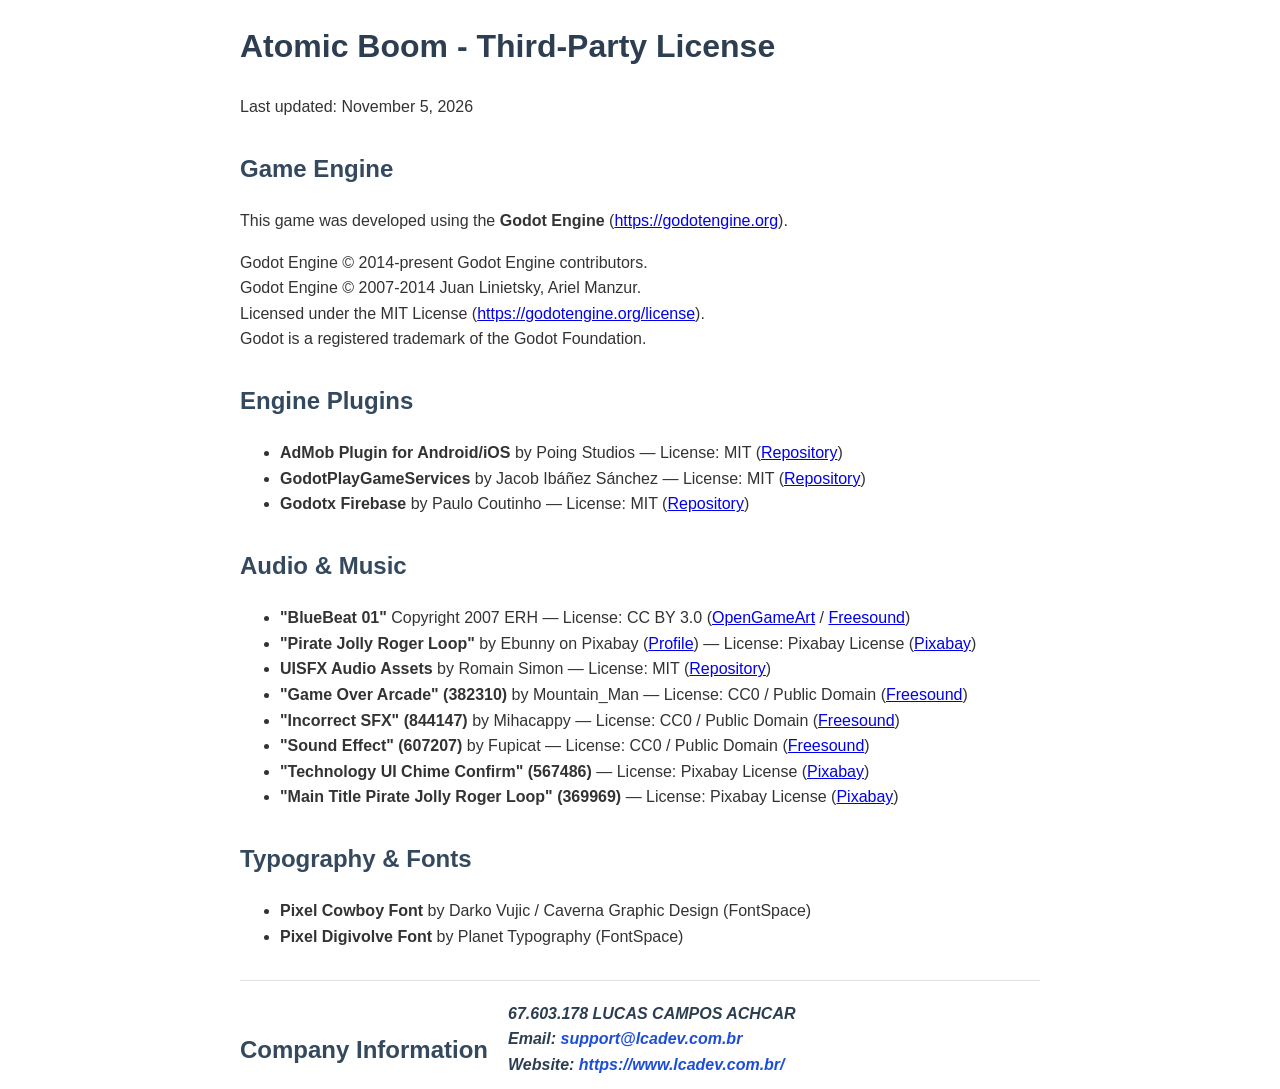
<file: license/atomic_boom_app/license.html>
<!DOCTYPE html>
<html lang="en">
<head>
    <meta charset="UTF-8">
    <meta name="viewport" content="width=device-width, initial-scale=1.0">
    <title>Atomic Boom - Third-Party License</title>
    <style>
        body {
            font-family: Arial, sans-serif;
            line-height: 1.6;
            margin: 40px;
            color: #333;
            max-width: 800px;
            margin: auto;
        }
        h1 { color: #2c3e50; }
        h2 { color: #34495e; margin-top: 30px; }
        .footer-contact {
            display: flex;
            flex-wrap: wrap;
            gap: 20px;
            margin-top: 30px;
            padding-top: 20px;
            border-top: 1px solid #e0e0e0;
        }
        .footer-item {
            font-weight: bold;
            color: #2c3e50;
        }
        .footer-item a {
            color: #1d4ed8;
            text-decoration: none;
        }
        .footer-item a:hover {
            text-decoration: underline;
        }
    </style>
</head>
<body>
    <h1>Atomic Boom - Third-Party License</h1>
    <p>Last updated: November 5, 2026</p>
    <!-- Document Purpose: Page dedicated to third-party software licenses, open-source credits, audio, and asset attributions used in the game. -->

    <h2>Game Engine</h2>
    <p>This game was developed using the <strong>Godot Engine</strong> (<a href="https://godotengine.org" target="_blank" rel="noopener noreferrer">https://godotengine.org</a>).</p>
    <p>
        Godot Engine © 2014-present Godot Engine contributors.<br>
        Godot Engine © 2007-2014 Juan Linietsky, Ariel Manzur.<br>
        Licensed under the MIT License (<a href="https://godotengine.org/license" target="_blank" rel="noopener noreferrer">https://godotengine.org/license</a>).<br>
        Godot is a registered trademark of the Godot Foundation.
    </p>

    <h2>Engine Plugins</h2>
    <ul>
        <li><strong>AdMob Plugin for Android/iOS</strong> by Poing Studios — License: MIT (<a href="https://github.com/poing-studios/godot-admob-plugin" target="_blank" rel="noopener noreferrer">Repository</a>)</li>
        <li><strong>GodotPlayGameServices</strong> by Jacob Ibáñez Sánchez — License: MIT (<a href="https://github.com/godot-sdk-integrations/godot-play-game-services" target="_blank" rel="noopener noreferrer">Repository</a>)</li>
        <li><strong>Godotx Firebase</strong> by Paulo Coutinho — License: MIT (<a href="https://github.com/godot-x/firebase" target="_blank" rel="noopener noreferrer">Repository</a>)</li>
    </ul>

    <h2>Audio & Music</h2>
    <ul>
        <li><strong>"BlueBeat 01"</strong> Copyright 2007 ERH — License: CC BY 3.0 (<a href="https://opengameart.org/content/bluebeat-01-loop-cyberpunk-lab-music" target="_blank" rel="noopener noreferrer">OpenGameArt</a> / <a href="http://www.freesound.org/people/ERH/" target="_blank" rel="noopener noreferrer">Freesound</a>)</li>
        <li><strong>"Pirate Jolly Roger Loop"</strong> by Ebunny on Pixabay (<a href="https://pixabay.com/users/ebunny-22480773/" target="_blank" rel="noopener noreferrer">Profile</a>) — License: Pixabay License (<a href="https://pixabay.com/music/main-title-pirate-jolly-roger-loop-369969/" target="_blank" rel="noopener noreferrer">Pixabay</a>)</li>
        <li><strong>UISFX Audio Assets</strong> by Romain Simon — License: MIT (<a href="https://github.com/romainsimon/uisfx" target="_blank" rel="noopener noreferrer">Repository</a>)</li>
        <li><strong>"Game Over Arcade" (382310)</strong> by Mountain_Man — License: CC0 / Public Domain (<a href="https://freesound.org/people/Mountain_Man/sounds/382310/" target="_blank" rel="noopener noreferrer">Freesound</a>)</li>
        <li><strong>"Incorrect SFX" (844147)</strong> by Mihacappy — License: CC0 / Public Domain (<a href="https://freesound.org/people/Mihacappy/sounds/844147/" target="_blank" rel="noopener noreferrer">Freesound</a>)</li>
        <li><strong>"Sound Effect" (607207)</strong> by Fupicat — License: CC0 / Public Domain (<a href="https://freesound.org/people/Fupicat/sounds/607207/" target="_blank" rel="noopener noreferrer">Freesound</a>)</li>
        <li><strong>"Technology UI Chime Confirm" (567486)</strong> — License: Pixabay License (<a href="https://pixabay.com/sound-effects/technology-ui-chime-confirm-567486/" target="_blank" rel="noopener noreferrer">Pixabay</a>)</li>
        <li><strong>"Main Title Pirate Jolly Roger Loop" (369969)</strong> — License: Pixabay License (<a href="https://pixabay.com/music/main-title-pirate-jolly-roger-loop-369969/" target="_blank" rel="noopener noreferrer">Pixabay</a>)</li>
    </ul>

    <h2>Typography & Fonts</h2>
    <ul>
        <li><strong>Pixel Cowboy Font</strong> by Darko Vujic / Caverna Graphic Design (FontSpace)</li>
        <li><strong>Pixel Digivolve Font</strong> by Planet Typography (FontSpace)</li>
    </ul>

    <div class="footer-contact">
        <h2>Company Information</h2>
        <address class="footer-item">
            67.603.178 LUCAS CAMPOS ACHCAR<br>
            Email: <a href="mailto:support@lcadev.com.br">support@lcadev.com.br</a><br>
            Website: <a href="https://www.lcadev.com.br/" target="_blank" rel="noopener noreferrer">https://www.lcadev.com.br/</a>
        </address>
    </div>
</body>
</html>
</file>
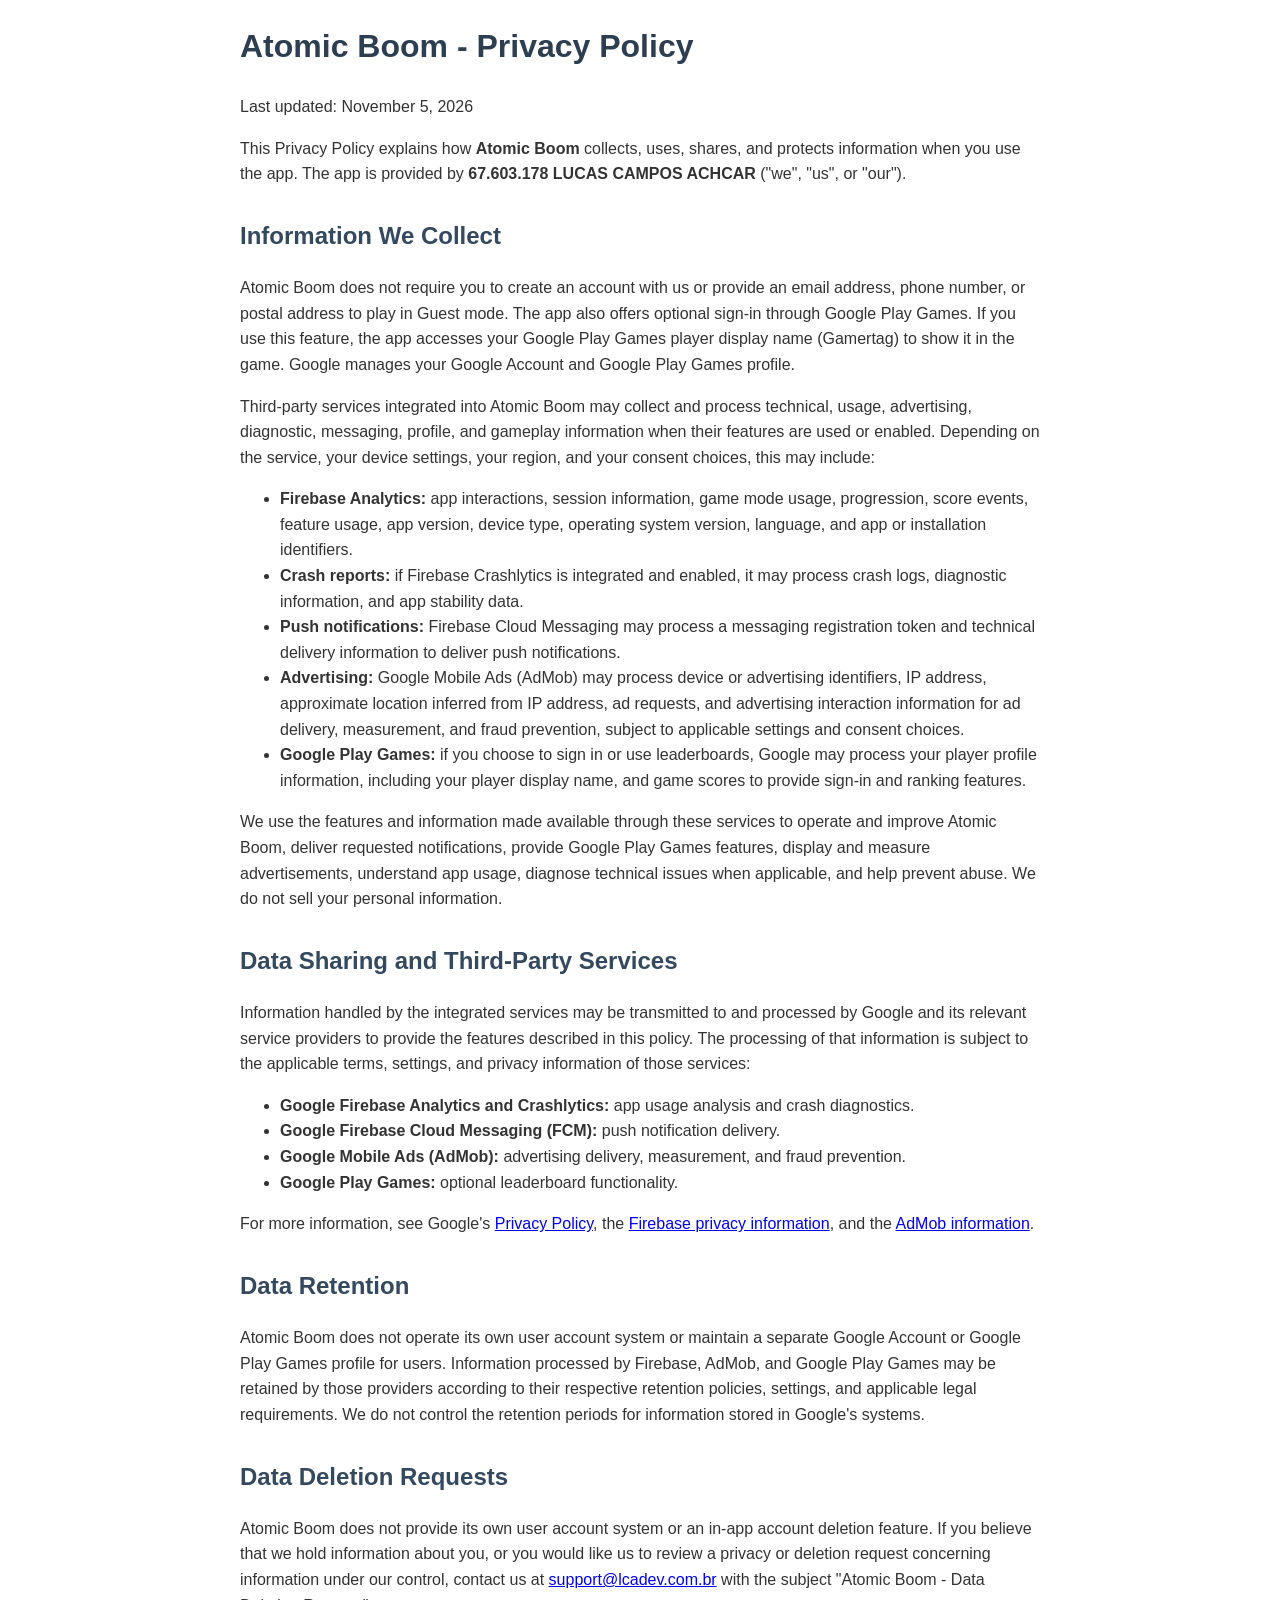
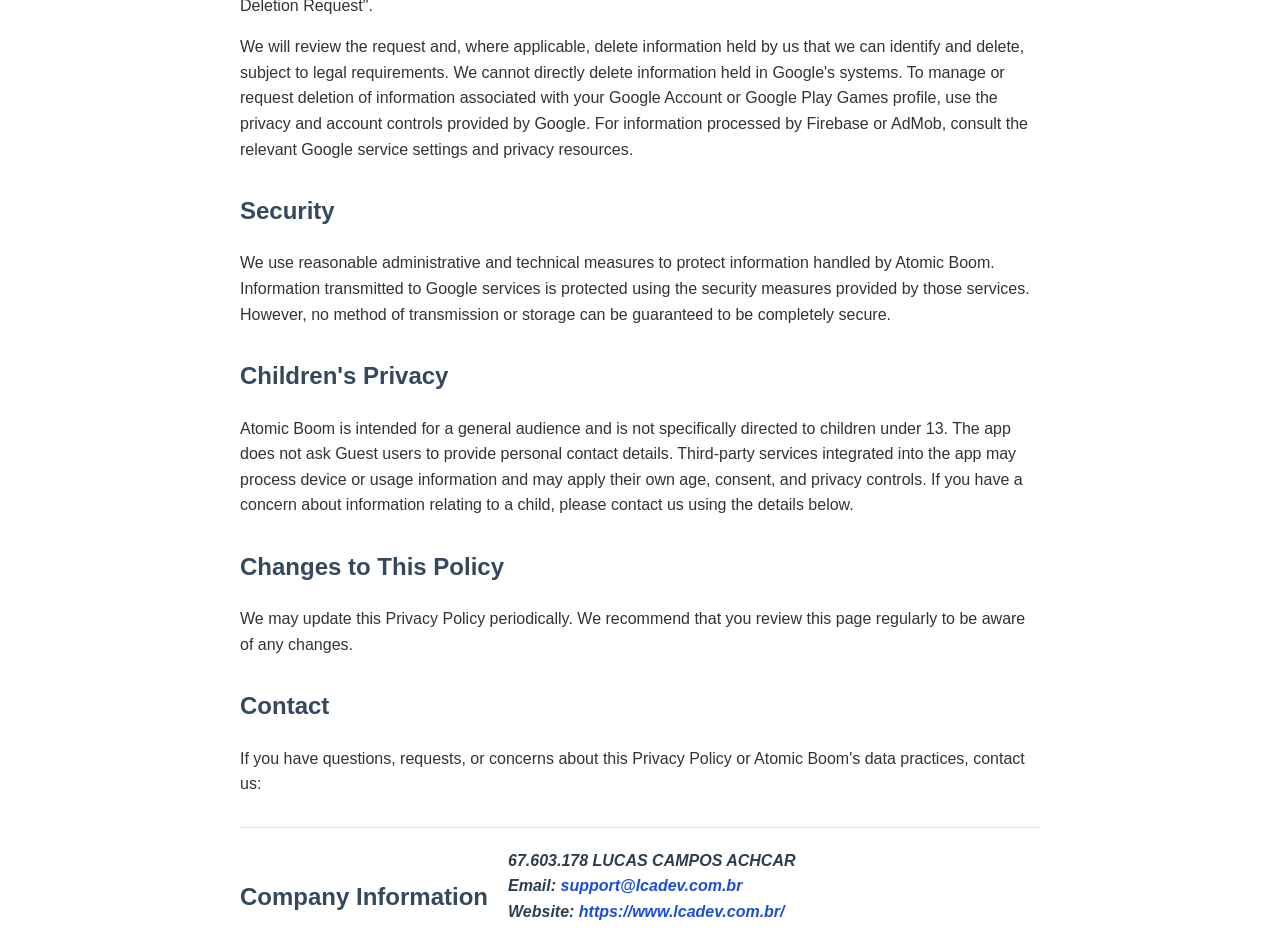
<file: privacy/atomic_boom_app/privacy.html>
<!DOCTYPE html>
<html lang="en">
<head>
    <meta charset="UTF-8">
    <meta name="viewport" content="width=device-width, initial-scale=1.0">
    <title>Atomic Boom - Privacy Policy</title>
    <style>
        body {
            font-family: Arial, sans-serif;
            line-height: 1.6;
            margin: 40px;
            color: #333;
            max-width: 800px;
            margin: auto;
        }
        h1 { color: #2c3e50; }
        h2 { color: #34495e; margin-top: 30px; }
        .footer-contact {
            display: flex;
            flex-wrap: wrap;
            gap: 20px;
            margin-top: 30px;
            padding-top: 20px;
            border-top: 1px solid #e0e0e0;
        }
        .footer-item {
            font-weight: bold;
            color: #2c3e50;
        }
        .footer-item a {
            color: #1d4ed8;
            text-decoration: none;
        }
        .footer-item a:hover {
            text-decoration: underline;
        }
    </style>
</head>
<body>
    <h1>Atomic Boom - Privacy Policy</h1>
    <p>Last updated: November 5, 2026</p>

    <p>This Privacy Policy explains how <strong>Atomic Boom</strong> collects, uses, shares, and protects information when you use the app. The app is provided by <strong>67.603.178 LUCAS CAMPOS ACHCAR</strong> ("we", "us", or "our").</p>

    <h2>Information We Collect</h2>
    <p>Atomic Boom does not require you to create an account with us or provide an email address, phone number, or postal address to play in Guest mode. The app also offers optional sign-in through Google Play Games. If you use this feature, the app accesses your Google Play Games player display name (Gamertag) to show it in the game. Google manages your Google Account and Google Play Games profile.</p>
    <p>Third-party services integrated into Atomic Boom may collect and process technical, usage, advertising, diagnostic, messaging, profile, and gameplay information when their features are used or enabled. Depending on the service, your device settings, your region, and your consent choices, this may include:</p>
    <ul>
        <li><strong>Firebase Analytics:</strong> app interactions, session information, game mode usage, progression, score events, feature usage, app version, device type, operating system version, language, and app or installation identifiers.</li>
        <li><strong>Crash reports:</strong> if Firebase Crashlytics is integrated and enabled, it may process crash logs, diagnostic information, and app stability data.</li>
        <li><strong>Push notifications:</strong> Firebase Cloud Messaging may process a messaging registration token and technical delivery information to deliver push notifications.</li>
        <li><strong>Advertising:</strong> Google Mobile Ads (AdMob) may process device or advertising identifiers, IP address, approximate location inferred from IP address, ad requests, and advertising interaction information for ad delivery, measurement, and fraud prevention, subject to applicable settings and consent choices.</li>
        <li><strong>Google Play Games:</strong> if you choose to sign in or use leaderboards, Google may process your player profile information, including your player display name, and game scores to provide sign-in and ranking features.</li>
    </ul>
    <p>We use the features and information made available through these services to operate and improve Atomic Boom, deliver requested notifications, provide Google Play Games features, display and measure advertisements, understand app usage, diagnose technical issues when applicable, and help prevent abuse. We do not sell your personal information.</p>

    <h2>Data Sharing and Third-Party Services</h2>
    <p>Information handled by the integrated services may be transmitted to and processed by Google and its relevant service providers to provide the features described in this policy. The processing of that information is subject to the applicable terms, settings, and privacy information of those services:</p>
    <ul>
        <li><strong>Google Firebase Analytics and Crashlytics:</strong> app usage analysis and crash diagnostics.</li>
        <li><strong>Google Firebase Cloud Messaging (FCM):</strong> push notification delivery.</li>
        <li><strong>Google Mobile Ads (AdMob):</strong> advertising delivery, measurement, and fraud prevention.</li>
        <li><strong>Google Play Games:</strong> optional leaderboard functionality.</li>
    </ul>
    <p>For more information, see Google's <a href="https://policies.google.com/privacy" target="_blank" rel="noopener noreferrer">Privacy Policy</a>, the <a href="https://firebase.google.com/support/privacy" target="_blank" rel="noopener noreferrer">Firebase privacy information</a>, and the <a href="https://support.google.com/admob/answer/6128543" target="_blank" rel="noopener noreferrer">AdMob information</a>.</p>

    <h2>Data Retention</h2>
    <p>Atomic Boom does not operate its own user account system or maintain a separate Google Account or Google Play Games profile for users. Information processed by Firebase, AdMob, and Google Play Games may be retained by those providers according to their respective retention policies, settings, and applicable legal requirements. We do not control the retention periods for information stored in Google's systems.</p>
    <h2>Data Deletion Requests</h2>
    <p>Atomic Boom does not provide its own user account system or an in-app account deletion feature. If you believe that we hold information about you, or you would like us to review a privacy or deletion request concerning information under our control, contact us at <a href="mailto:support@lcadev.com.br">support@lcadev.com.br</a> with the subject "Atomic Boom - Data Deletion Request".</p>
    <p>We will review the request and, where applicable, delete information held by us that we can identify and delete, subject to legal requirements. We cannot directly delete information held in Google's systems. To manage or request deletion of information associated with your Google Account or Google Play Games profile, use the privacy and account controls provided by Google. For information processed by Firebase or AdMob, consult the relevant Google service settings and privacy resources.</p>

    <h2>Security</h2>
    <p>We use reasonable administrative and technical measures to protect information handled by Atomic Boom. Information transmitted to Google services is protected using the security measures provided by those services. However, no method of transmission or storage can be guaranteed to be completely secure.</p>

    <h2>Children's Privacy</h2>
    <p>Atomic Boom is intended for a general audience and is not specifically directed to children under 13. The app does not ask Guest users to provide personal contact details. Third-party services integrated into the app may process device or usage information and may apply their own age, consent, and privacy controls. If you have a concern about information relating to a child, please contact us using the details below.</p>

    <h2>Changes to This Policy</h2>
    <p>We may update this Privacy Policy periodically. We recommend that you review this page regularly to be aware of any changes.</p>

    <h2>Contact</h2>
    <p>If you have questions, requests, or concerns about this Privacy Policy or Atomic Boom's data practices, contact us:</p>

    <div class="footer-contact">
        <h2>Company Information</h2>
        <address class="footer-item">
            67.603.178 LUCAS CAMPOS ACHCAR<br>
            Email: <a href="mailto:support@lcadev.com.br">support@lcadev.com.br</a><br>
            Website: <a href="https://www.lcadev.com.br/" target="_blank" rel="noopener noreferrer">https://www.lcadev.com.br/</a>
        </address>
    </div>
</body>
</html>
</file>
